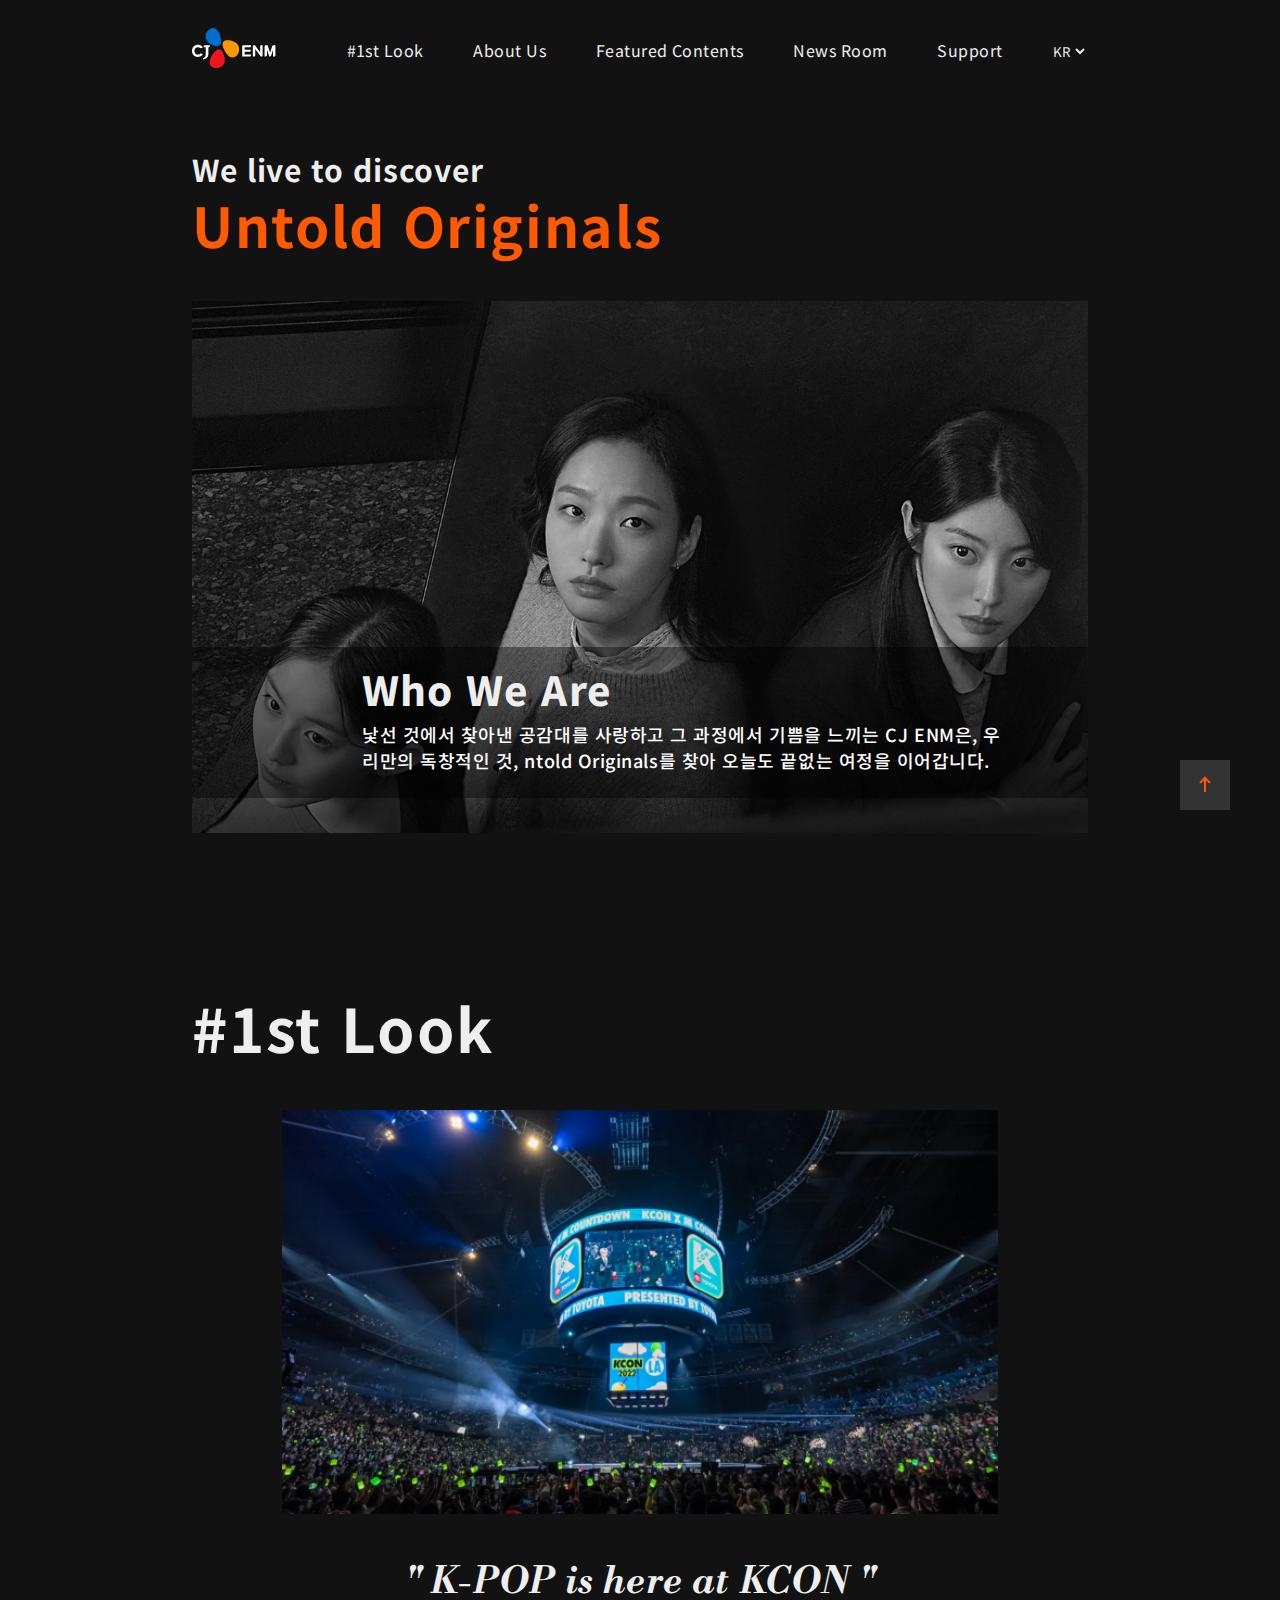
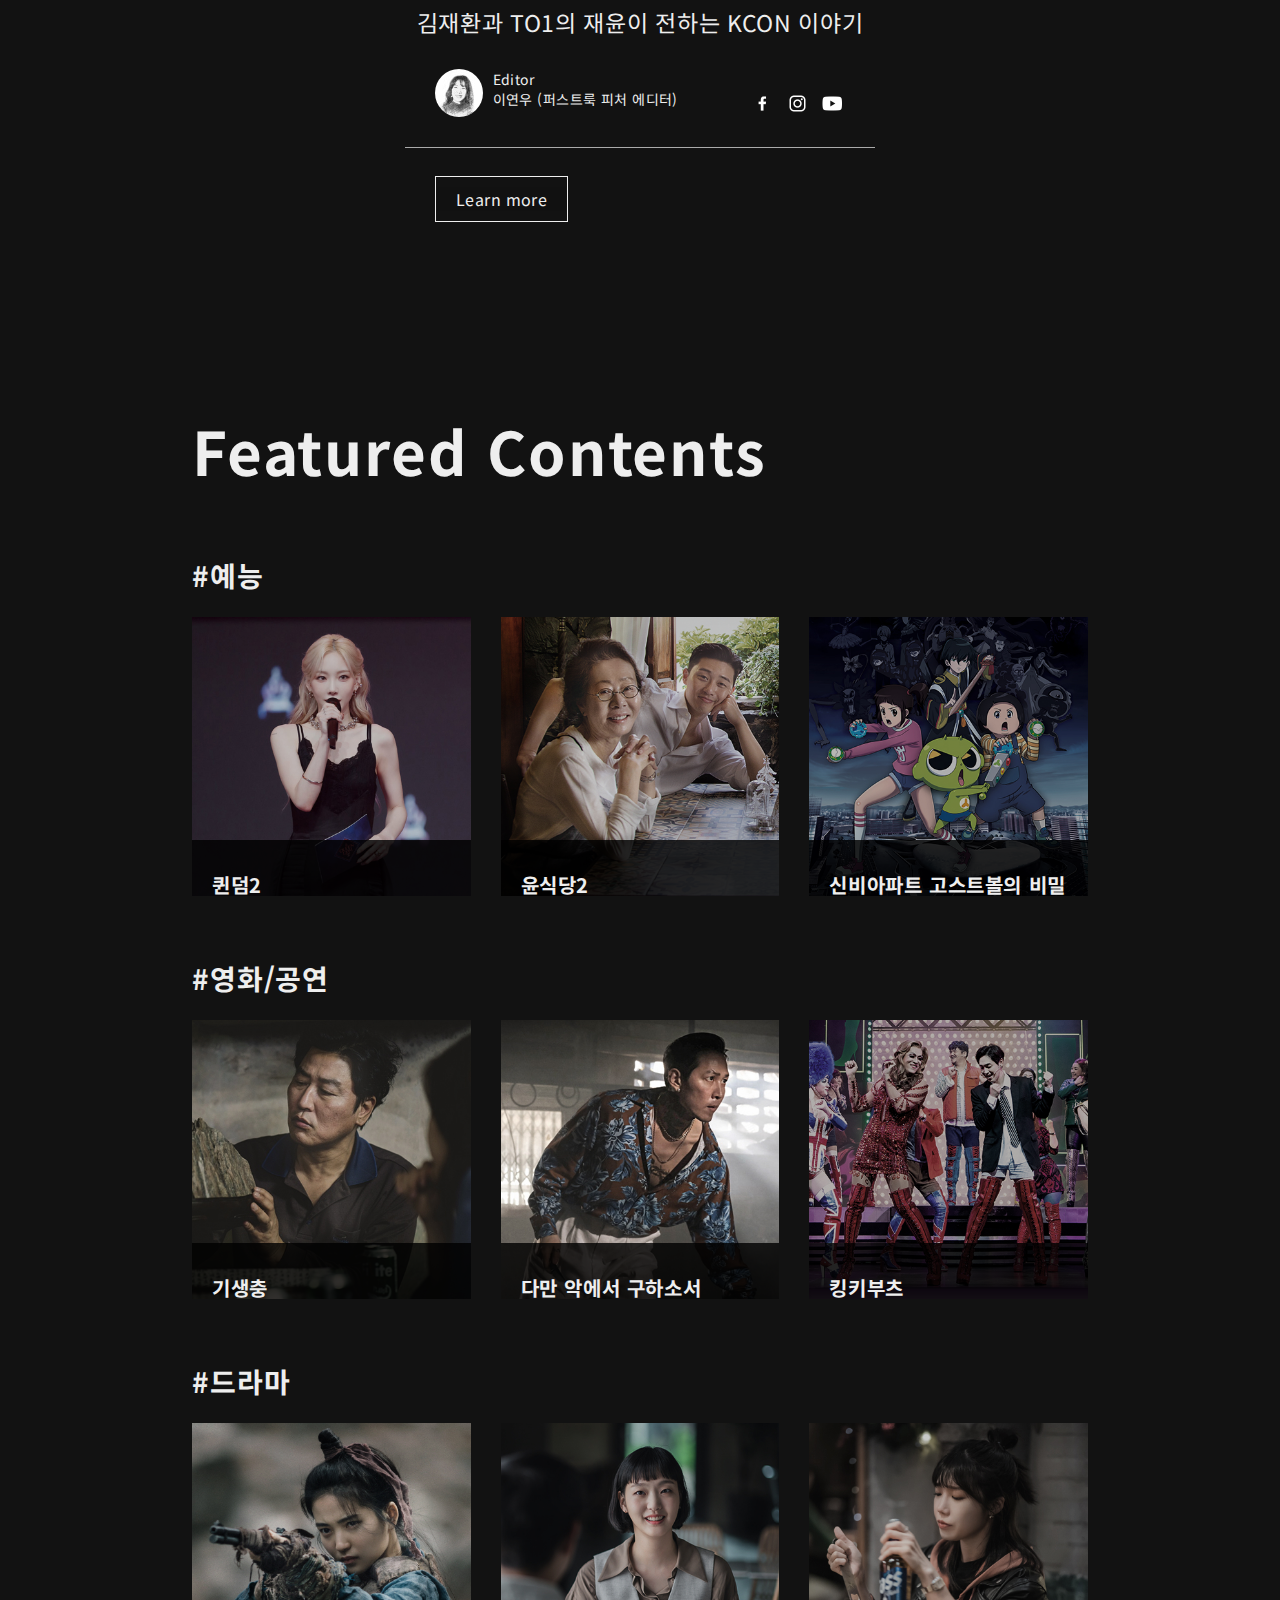
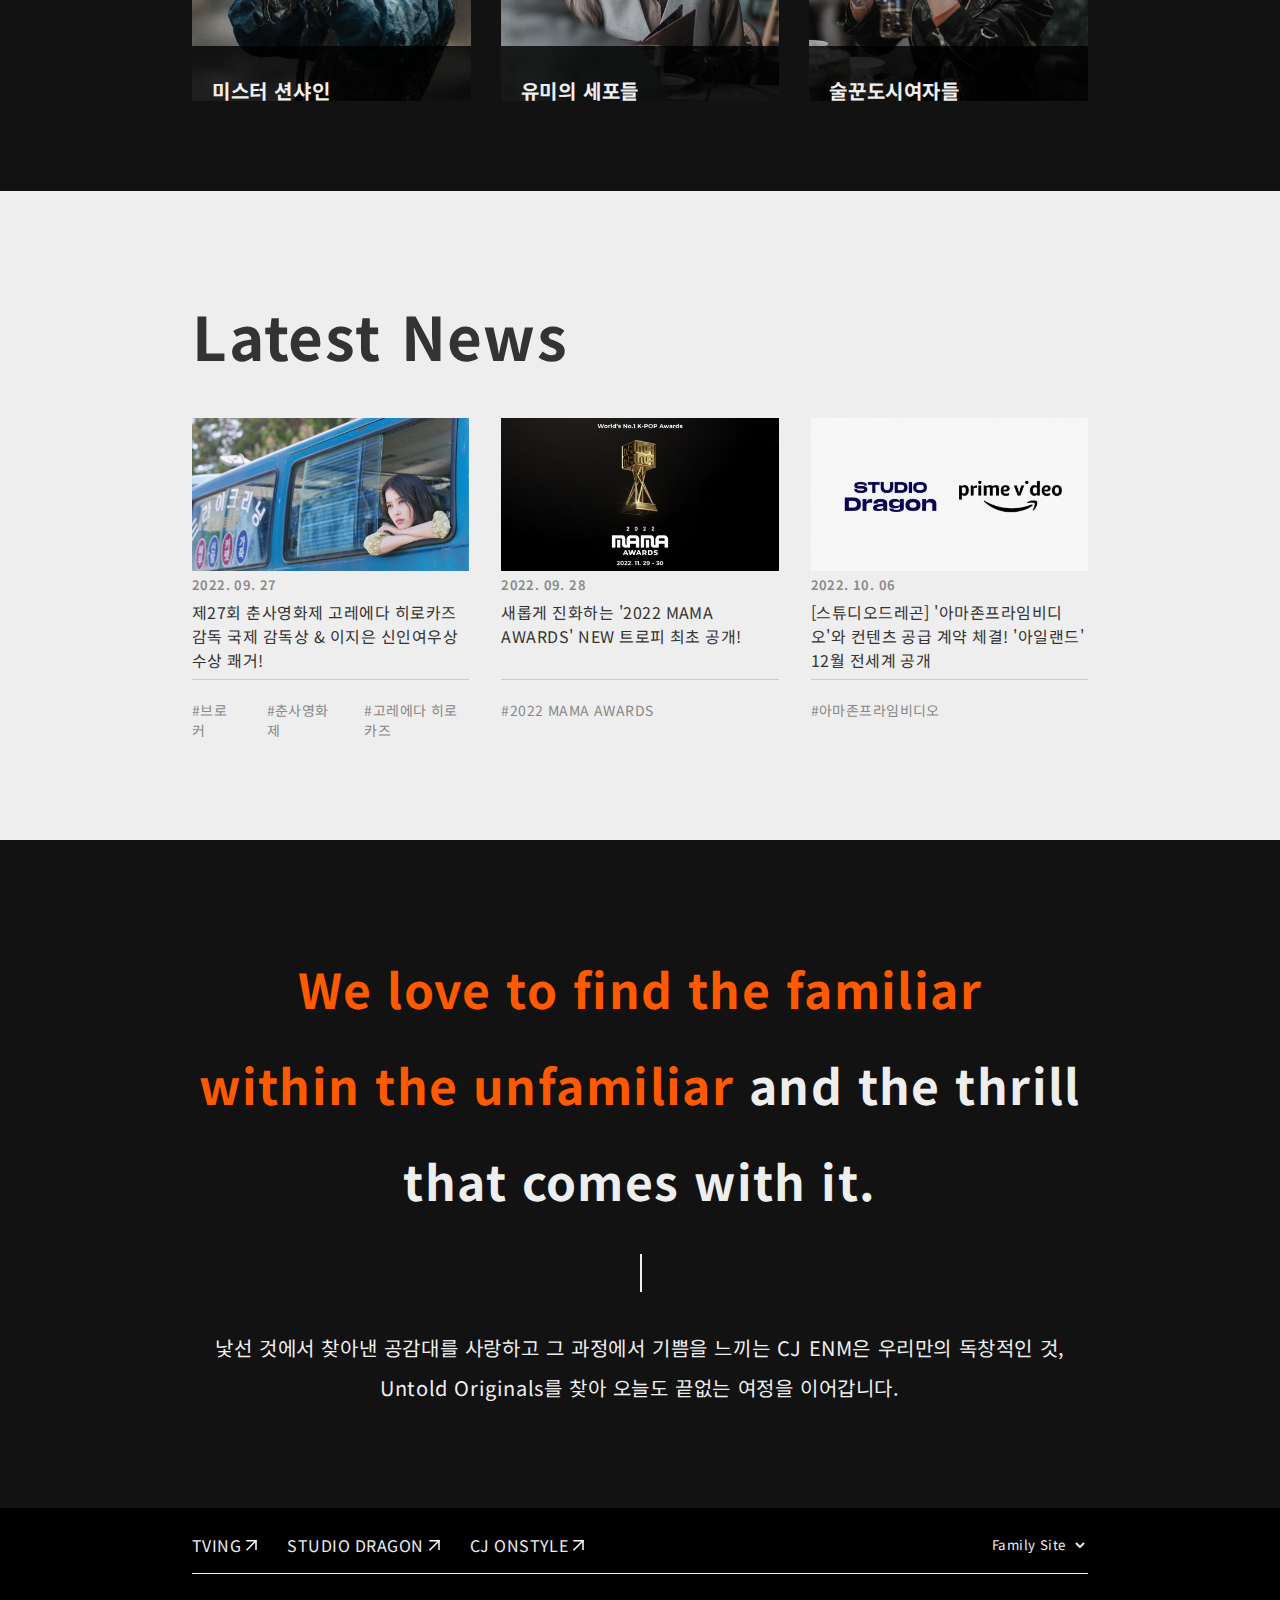
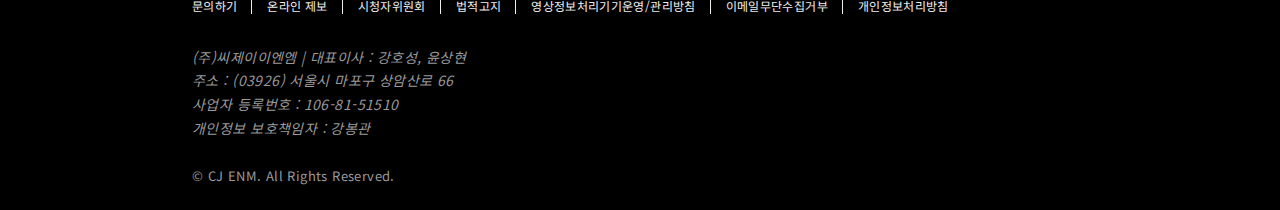
<file: index.html>
<!DOCTYPE html>
<html lang="ko">
<head>
  <meta charset="UTF-8">
  <meta http-equiv="X-UA-Compatible" content="IE=edge">
  <meta name="viewport" content="width=device-width, initial-scale=1.0">
  <title>CJ ENM ::연습</title>
  <link rel="shortcut icon" href="./img/Favicon.ico">
  <link rel="stylesheet" href="css/reset.css">
  <link rel="stylesheet" href="css/header.css">
  <link rel="stylesheet" href="css/main.css">
  <link rel="stylesheet" href="css/footer.css">
  <link rel="stylesheet" href="css/resp_index.css">
  <link href="https://fonts.googleapis.com/css2?family=Noto+Sans+KR:wght@300;400;500;700;900&display=swap" rel="stylesheet"> 
  <link href="https://fonts.googleapis.com/css2?family=Libre+Bodoni:wght@400;500;700&display=swap" rel="stylesheet">   
  <script src="https://ajax.googleapis.com/ajax/libs/jquery/3.6.0/jquery.min.js"></script>
  <script defer src="js/main.js"></script>
</head>
  <!-- header -->
  <div class="header_container">
    <header>
      <div class="header_main">
          <h1>
            <a href="index.html"><img src="img/logo.svg" alt="상단로고"></a>
          </h1>
          <button class="trigger">
            <span class="icon_bar"></span>
            <span class="icon_bar"></span>
            <span class="icon_bar"></span>
          </button>
          <div class="gnb">
            <div class="navbar">
              <ul class="navbar_gnb">
                <li>
                  <a href="look.html">#1st Look</a>                
                </li>    
                <li>
                  <a href="#">About Us</a>
                  <div class="icon"></div>
                  <ul class="sub">
                    <li>
                      <h3>Our Story</h3>
                      <ul>
                        <li><a href="#">Who We Are</a></li>
                        <li><a href="vsionary.html">Visionary</a></li>
                        <li><a href="#">Culture</a></li>
                        <li><a href="#">History</a></li>
                      </ul>
                    </li>
                    <li>
                      <h3>Business</h3>
                      <ul>
                        <li><a href="#">TV Shows</a></li>
                        <li><a href="#">Film</a></li>
                        <li><a href="#">Music</a></li>
                        <li><a href="#">Digital Business</a></li>
                        <li><a href="#">Performing Arts</a></li>
                        <li><a href="#">Animation</a></li>
                      </ul>
                    </li>
                  </ul>
                </li>
                <li>
                  <a href="#">Featured Contents</a>
                </li>
                <li>
                  <a href="#">News Room</a>
                </li>
                <li>
                  <a href="#">Support</a>
                  <div class="icon"></div>
                  <ul class="sub">
                    <li><h3>Support</h3></li>
                    <li><a href="#">FAQ</a></li>
                    <li><a href="#">Download</a></li>
                    <li><a href="#">Contact Us</a></li>
                  </ul>
                </li>
              </ul>
            </div>  
          </div>
        </div>
        <div class="global">
          <select name="" id="">
            <option value="korea">KR</option>
            <option value="english">EN</option>
          </select>
        </div>
      </div>
    </header>
    <div class="sub_shadow"> </div>
  </div>
  <!-- header// -->
  <section class="section1">
    <div class="inner50">
      <h2>
        We live to discover<br />
        <span>Untold Originals</span>
      </h2>
      <div class="content_wrap">
        <div class="content slide">
          <div class="img_wrap">
            <a href="#">
              <img src="img/main-littlewomen(1).jpg" alt="Who We Are_1">
              <img src="img/main-littlewomen-b(1).jpg" alt="Who We Are_2">
            </a>
          </div>
          <div class="section_text">
            <h3>Who We Are</h3>
            <p>
              낯선 것에서 찾아낸 공감대를 사랑하고 그 과정에서 기쁨을 느끼는 CJ ENM은, 
              우리만의 독창적인 것, ntold Originals를 찾아 오늘도 끝없는 여정을 이어갑니다.
            </p>
          </div>
        </div>
        <div class="content slide">
          <div class="img_wrap">
            <a href="#">
              <img src="img/main-music bites(2).jpg" alt="music bites_1">
              <img src="img/main-music bites-b(2).jpg" alt="music bites_2">
            </a>
          </div>
          <div class="section_text">
            <h3>TV Shows</h3>
            <p>
              CJ ENM은 대한민국 최대 콘텐츠 사업자입니다. 다양한 장르의 방송 채널을 통해 공감과 재미를 전하며 K콘텐츠로 일상의 즐거움을 만들어가고 있습니다.
            </p>
          </div>
        </div>
        <div class="content slide">
          <div class="img_wrap">
            <a href="#">
              <img src="img/main-kcon(3).jpg" alt="kcon_1">
              <img src="img/main-kcon-b(3).jpg" alt="kcon_2">
            </a>
          </div>
          <div class="section_text">
            <h3>Music</h3>
            <p>
              CJ ENM은 음악을 통해 언어, 세대, 인종을 넘어 세상을 하나로 연결합니다. 음악을 사랑하는 팬, 아티스트와 함께 편견을 깨는 
              새로움, 멈출 수 없는 열광 그리고 경쟁과 연대를 통한 성장으로 전 세계에 엠넷 유니버스를 확장해가고 있습니다.</p>
          </div>
        </div>
        <div class="content slide">
          <div class="img_wrap">
            <a href="#">
              <img src="img/main-DecisionToLeave(4).jpg" alt="DecisionToLeave_1">
              <img src="img/main-DecisionToLeave-b(4).jpg" alt="DecisionToLeave_2">
            </a>
          </div>
          <div class="section_text">
            <h3>Film</h3>
            <p>
              CJ ENM은 아카데미 4관왕에 빛나는 대한민국 대표 영화 스튜디오입니다. 메가 히트의 대명사인 천만 영화를 국내 투자∙배급사 중
              가장 많이 보유하고 있습니다. 국내외에서 수 백 편의 화제작들을 내놓을 뿐만 아니라 전 세계에서 300개가 넘는 수상 트로피를
              받으며 한국 영화의 저력을 보여주고 있습니다.
            </p>
          </div>
        </div>
      </div>
    </div>  
  </section>
  <!-- section_1// -->
  <section class="section2">
    <div class="inner100">
      <h2><a href="https://www.cjenm.com/ko/1stlook/korean-movies-decision-to-leave-and-broker-at-the-cannes/">#1st Look</a></h2>
      <div class="look_wrap">
        <img src="img/1stLook_KCON.jpg" class="look_kcon" alt="1stLook">
        <div class="section_text">
          <p>
            <strong>" K-POP is here at KCON "</strong>
            <br />김재환과 TO1의 재윤이 전하는 KCON 이야기
          </p>
          <div class="edit">
            <img src="img/edit_img.jpg" alt="에디터">
            
            <p>
              Editor<br />
              이연우 (퍼스트룩 피처 에디터)
            </p>
            <div class="sns">
              <ul>
                <li><a href="#"><img src="img/sns_facebook.png" alt="페이스북"></a></li>
                <li><a href="#"><img src="img/sns_insta.png" alt="트위터"></a></li>
                <li><a href="#"><img src="img/sns_youtube.png" alt="링크드인"></a></li>
              </ul>
            </div>
          </div>
          <div class="more">
            <button>
              <a href="https://www.cjenm.com/ko/1stlook/kcon-2022-interview-kimjaehwan-and-to1-jaeyun/">Learn more</a>
            </button>
          </div>
        </div> 
      </div>   
    </div>
  </section> 
  <!-- section_2// -->
  <section class="section3">
    <div class="inner50">
      <h2><a href="https://www.cjenm.com/ko/featured-contents/">Featured Contents</a></h2>
      <div class="featured_wrap">
        <div class="shows">
          <h3>#예능</h3>
          <ul>
            <li><a href="https://www.cjenm.com/ko/featured-contents/%ED%80%B8%EB%8D%A42/">
              <figure>
                <img src="img/featured_Queendom2_04.jpg" alt="퀸덤2">
                <div class="featured_text">
                  <h4>퀸덤2</h4>
                  <p>
                    다채로운 콘셉트 아래 K-POP 대표 걸그룹 6팀의 화려한 '레전드 무대'가 
                    쏟아지는 글로벌 동시 컴백 서바이벌 프로그램
                  </p>
                  <span>예능 | 음악,서바이벌 | 10부작 | Mnet</span>
                </div>
              </figure>
            </a></li>
            <li><a href="https://www.cjenm.com/ko/featured-contents/%EC%9C%A4%EC%8B%9D%EB%8B%B9-2/">
              <figure>
                <img src="img/featured_YoonsKitchen_03.jpg" alt="윤식당2">
                <div class="featured_text">
                  <h4>윤식당2</h4>
                  <p>
                    윤식당 1호점을 성공시키고 돌아온 윤여정 대표와 식구들, 모든 것이
                    평화로운 스페인의 섬 한편에 오픈한 윤식당 2호점 이야기
                  </p>
                  <span>예능 | 리얼리티,푸드,여행 | 11부작 | tvN</span>
                </div>  
              </figure>
            </a></li>
            <li><a href="https://www.cjenm.com/ko/featured-contents/%EC%8B%A0%EB%B9%84%EC%95%84%ED%8C%8C%ED%8A%B8-%EA%B3%A0%EC%8A%A4%ED%8A%B8%EB%B3%BC%EC%9D%98-%EB%B9%84%EB%B0%80/">
              <figure>
                <img src="img/featured_SHINBIsHAUNTED_House_12.jpg" alt="신비아파트">
                <div class="featured_text">
                  <h4>신비아파트 고스트볼의 비밀</h4>
                  <p>
                    귀신이 출발하는 장소로 유명한 신비 아파트! 그것도 444호에 이사를 오게
                    된 하리네 가족. 이사 첫날부터 자꾸만 이상한 일들에 휩싸이게 된다
                  </p>
                  <span>예능 | 애니메이션 | 24부작 | Tooniverse</span>
                </div>  
              </figure>
            </a></li>
          </ul>
        </div>
        <div class="movies">
          <h3>#영화/공연</h3>
          <ul>
            <li><a href="https://www.cjenm.com/ko/featured-contents/%EA%B8%B0%EC%83%9D%EC%B6%A9/">
              <figure>
                <img src="img/featured_PARASITE_05.jpg" alt="기생충">
                <div class="featured_text">
                  <h4>기생충</h4>
                  <p>
                    "아들아, 너는 다 계획이 있구나" 전원 무직인 네 식구. 어쩌다 발들인
                    부잣집이 밥줄이 되어줄까? 완벽했던 계획이 뒤틀리며 시작되는 가족 희비극
                  </p>
                  <span>영화 | 드라마 | 131분</span>
                </div>  
              </figure>
            </a></li>
            <li><a href="https://www.cjenm.com/ko/featured-contents/%EB%8B%A4%EB%A7%8C-%EC%95%85%EC%97%90%EC%84%9C-%EA%B5%AC%ED%95%98%EC%86%8C%EC%84%9C/">
              <figure>
                <img src="img/featured_DELIVER_US_FROM_EVIL_01.jpg" alt="다만악에서구하소서">
                <div class="featured_text">
                  <h4>다만 악에서 구하소서</h4>
                  <p>처절한 암살자 VS 무자비한 추격자, 악의 구렁텅이 속 지옥에서
                    멈출 수 없는 두 나자의 지독한 추격이 시작된다
                  </p>
                  <span>영화 | 범죄,액션 | 108분</span>
                </div>  
              </figure>
            </a></li>
            <li><a href="https://www.cjenm.com/ko/featured-contents/%ED%82%B9%ED%82%A4%EB%B6%80%EC%B8%A0/">
              <figure>
                <img src="img/featured_KinkyBoots_11.jpg" alt="킹키부츠">
                <div class="featured_text">
                  <h4>킹키부츠</h4>
                  <p>전혀 다른 두 남자의 환상적인 팀워크! 다시 한번 성공을 꿈꾸는 두 남자가 함께 
                    완성한 구두공장의 속 삶에 대한 갈망을 그린 이야기
                  </p>
                  <span>뮤지컬 | 155분</span>
                </div>  
              </figure>  
            </a></li>
          </ul>
        </div>
        <div class="drama">
          <h3>#드라마</h3>
          <ul>
            <li><a href="https://www.cjenm.com/ko/featured-contents/%EB%AF%B8%EC%8A%A4%ED%84%B0-%EC%85%98%EC%83%A4%EC%9D%B8/">
              <figure>
                <img src="img/featured_MrSunshine_02.jpg" alt="미스터선샤인">
                <div class="featured_text">
                  <h4>미스터 션샤인</h4>
                  <p>천민이란 신분에 쫒겨 자신을 버린 조국 조선을 떠났던 남자가 미군장교가 되어
                    돌아와 주둔하며 운명처럼 한 여자를 만나 벌어지는 쓸쓸하고 장엄한 모던 러브 스토리<br />
                  </p>
                  <span>드라마 | 시대극,로맨스 | 24부작 | tvN</span>
                </div>  
              </figure>
            </a></li>
            <li><a href="https://www.cjenm.com/ko/featured-contents/%EC%9C%A0%EB%AF%B8%EC%9D%98-%EC%84%B8%ED%8F%AC%EB%93%A4/">
              <figure>
                <img src="img/featured_YumisCells_07.jpg" alt="유미의세포들">
                <div class="featured_text">
                  <h4>유미의 세포들</h4>
                  <p>세포와 호르몬의 지배에서 벗어날 수 없는 인간 존재에 대한 유쾌한 통찰로, 세포들과 함께 
                    먹고 사랑하고 성장하는 '유미의 이야기를 그린 세포 자극 공감 로맨스<br />
                  </p>
                  <span>드라마 | 로맨스,드라마 | 14부작 | TVING</span>
                </div>
              </figure>
            </a></li>
            <li><a href="https://www.cjenm.com/ko/featured-contents/%EC%88%A0%EA%BE%BC%EB%8F%84%EC%8B%9C%EC%97%AC%EC%9E%90%EB%93%A4/">
              <figure>
                <img src="img/featured_Work-Later-Drink-Now.jpg" alt="술꾼도시여자들">
                <div class="featured_text">
                  <h4>술꾼도시여자들</h4>
                  <p>당신의 오늘 하루는 어땠나요? 하루 끝의 술 한잔이 인생의 신념인 세 여자의
                    일상을 그린 본격 기승전 "술" 드라마<br />
                  </p>
                  <span>드라마 | 코미디,드라마 | 12부작 | TVING</span>
                </div>
              </figure>
            </a></li>
          </ul>
        </div>
      </div>
    </div>  
  </section> 
  <!-- section_3// -->
  <section class="section4">
    <div class="inner100">
      <h2><a href="https://www.cjenm.com/ko/news/filter/">Latest News</a></h2>
      <div class="news_wrap">
        <div class="news_cont">
          <ul>
            <li>
              <a href="https://www.cjenm.com/ko/news/제27회-춘사영화제-고레에다-히로카즈-감독-국제-감독상-and-이지은-신인여우상-수상-쾌거/">
                <figure>
                  <img src="img/news_broker_1.jpg" alt="영화 브로커">
                </figure>  
                <div class="news_text">
                  <span>2022. 09. 27</span>
                  <p>제27회 춘사영화제 고레에다 히로카즈 감독
                    국제 감독상 & 이지은 신인여우상 수상 쾌거!</p>
                </div>
              </a>  
              <div class="news_tag">
                <ul>
                  <li><a href="https://www.cjenm.com/ko/news/filter/?360=hashTagSeq%3D819%26hashTagNm%3D%25EB%25B8%258C%25EB%25A1%259C%25EC%25BB%25A4">#브로커</a></li>
                  <li><a href="https://www.cjenm.com/ko/news/filter/?360=hashTagSeq%3D913%26hashTagNm%3D%25EC%25B6%2598%25EC%2582%25AC%25EC%2598%2581%25ED%2599%2594%25EC%25A0%259C">#춘사영화제</a></li>
                  <li><a href="https://www.cjenm.com/ko/news/filter/?360=hashTagSeq%3D928%26hashTagNm%3D%25EA%25B3%25A0%25EB%25A0%2588%25EC%2597%2590%25EB%258B%25A4%25ED%259E%2588%25EB%25A1%259C%25EC%25B9%25B4%25EC%25A6%2588">#고레에다 히로카즈</a></li>
                </ul>      
              </div>
            </li>    
            <li>
              <a href="https://www.cjenm.com/ko/news/새롭게-진화하는-2022-mama-awards--new-트로피-최초-공개/">
                <figure>
                  <img src="img/news_mama_2.jpg" alt="mama awards">
                </figure>
                <div class="news_text">
                  <span>2022. 09. 28</span>
                  <p>새롭게 진화하는 '2022 MAMA AWARDS' NEW 트로피 최초 공개!</p>
                </div>
              </a>  
              <div class="news_tag">
                <ul>
                  <li><a href="https://www.cjenm.com/ko/news/filter/?360=hashTagSeq%3D927%26hashTagNm%3D2022MAMAAWARDS">#2022 MAMA AWARDS</a></li>
                </ul>
              </div>
            </li>
            <li>
              <a href="https://www.cjenm.com/ko/news/%EC%8A%A4%ED%8A%9C%EB%94%94%EC%98%A4%EB%93%9C%EB%9E%98%EA%B3%A4-%EC%95%84%EB%A7%88%EC%A1%B4%ED%94%84%EB%9D%BC%EC%9E%84%EB%B9%84%EB%94%94%EC%98%A4%EC%99%80-%EC%BB%A8%ED%85%90%EC%B8%A0-%EA%B3%B5%EA%B8%89-%EA%B3%84%EC%95%BD-%EC%B2%B4%EA%B2%B0-%EC%95%84%EC%9D%BC%EB%9E%9C%EB%93%9C-12%EC%9B%94-%EC%A0%84%EC%84%B8%EA%B3%84-%EA%B3%B5%EA%B0%9C/">
                <figure>
                  <img src="img/news_studio_3.jpg" alt="스튜디오드레곤">
                </figure>
                <div class="news_text">
                  <span>2022. 10. 06</span>
                  <p>[스튜디오드레곤] '아마존프라임비디오'와 컨텐츠 공급 계약 체결!
                    '아일랜드' 12월 전세계 공개</p>
                </div>    
              </a>      
              <div class="news_tag">
                <ul>
                  <li><a href="https://www.cjenm.com/ko/news/%EC%8A%A4%ED%8A%9C%EB%94%94%EC%98%A4%EB%93%9C%EB%9E%98%EA%B3%A4-%EC%95%84%EB%A7%88%EC%A1%B4%ED%94%84%EB%9D%BC%EC%9E%84%EB%B9%84%EB%94%94%EC%98%A4%EC%99%80-%EC%BB%A8%ED%85%90%EC%B8%A0-%EA%B3%B5%EA%B8%89-%EA%B3%84%EC%95%BD-%EC%B2%B4%EA%B2%B0-%EC%95%84%EC%9D%BC%EB%9E%9C%EB%93%9C-12%EC%9B%94-%EC%A0%84%EC%84%B8%EA%B3%84-%EA%B3%B5%EA%B0%9C/">#아마존프라임비디오</a></li>
                </ul>
              </div>
            </li>
          </ul>
        </div>    
      </div>
    </div>
  </section>
  <aside id="quick">
    <span>
      <a class="top" href="index.html">맨위로 가기</a>
    </span>
  </aside>  
  <!-- section_4// -->
  <div class="footer">
    <div class="footer_text inner100">
      <h3>
        <span>We love to find the familiar <br />
        within the unfamiliar</span> and the thrill <br />
        that comes with it.
      </h3>
      <p>
        낯선 것에서 찾아낸 공감대를 사랑하고 그 과정에서 기쁨을 느끼는 CJ ENM은 우리만의 독창적인 것,
        <br /> Untold Originals를 찾아 오늘도 끝없는 여정을 이어갑니다.
      </p>
    </div>
    <div class="footer_bg">
      <div class="footer_wrap inner50">
        <div class="enb">
          <ul>
            <li><a href="https://www.tving.com/onboarding">TVING<img src="img/cross_arrow_w.png" alt="티빙 바로가기"></a></li>
            <li><a href="http://www.studiodragon.net/front/kr/main/main;jsessionid=0AA0ABD945141260BF504E1185ADBA53/">STUDIO DRAGON<img src="img/cross_arrow_w.png" alt="스튜디오드레곤 바로가기"></a></li>
            <li><a href="https://company.cjonstyle.com/">CJ ONSTYLE<img src="img/cross_arrow_w.png" alt="씨제이온스타일 바로가기"></a></li>
          </ul>
          <select name="Family Site" id="family_site">
            <option value="#">Family Site</option>
            <option value="#">물류 & 신유통</option>
            <option value="#">CJ대한통운</option>
            <option value="#">CJ대한통운 건설부문</option>
            <option value="#">CJ올리브영</option>
            <option value="#">엔터테인먼트 & 미디어</option>
            <option value="#">CJ ENM 엔터테인먼트부문</option>
            <option value="#">엔터테인먼트 & 미디어</option>
            <option value="#">TVING</option>
            <option value="#">CJ CGV</option>
          </select>
        </div>
        <div class="info">
          <ul>
            <li><a href="https://www.cjenm.com/ko/contact-us/">문의하기</a></li>
            <li><a href="https://ethics.cj.net/whistles/information?cpc=J10BA&">온라인 제보</a></li>
            <li><a href="https://www.cjenm.com/ko/compliance/audience/">시청자위원회</a></li>
            <li><a href="https://www.cjenm.com/ko/legal-notice-and-disclaimer/">법적고지</a></li>
            <li><a href="https://www.cjenm.com/ko/image-information-processing-equipment-operation-and-management-policy/">영상정보처리기기운영/관리방침</a></li>
            <li><a href="https://www.cjenm.com/ko/prohibition-of-unauthorized-collection-of-email-addresses/">이메일무단수집거부</a></li>
            <li><a href="https://www.cjenm.com/ko/privacy-policy/">개인정보처리방침</a></li>
          </ul>
        </div>
        <div class="address">
          <address>
            (주)씨제이이엔엠 | 대표이사 : 강호성, 윤상현<br />
            주소 : (03926) 서울시 마포구 상암산로 66<br />
            사업자 등록번호 : 106-81-51510<br /> 
            개인정보 보호책임자 : 강봉관
          </address>
          <p>© CJ ENM. All Rights Reserved.</p>
        </div>
      </div>
    </div>
  </div>
  <!-- footer// -->
</body>
</html>
</file>
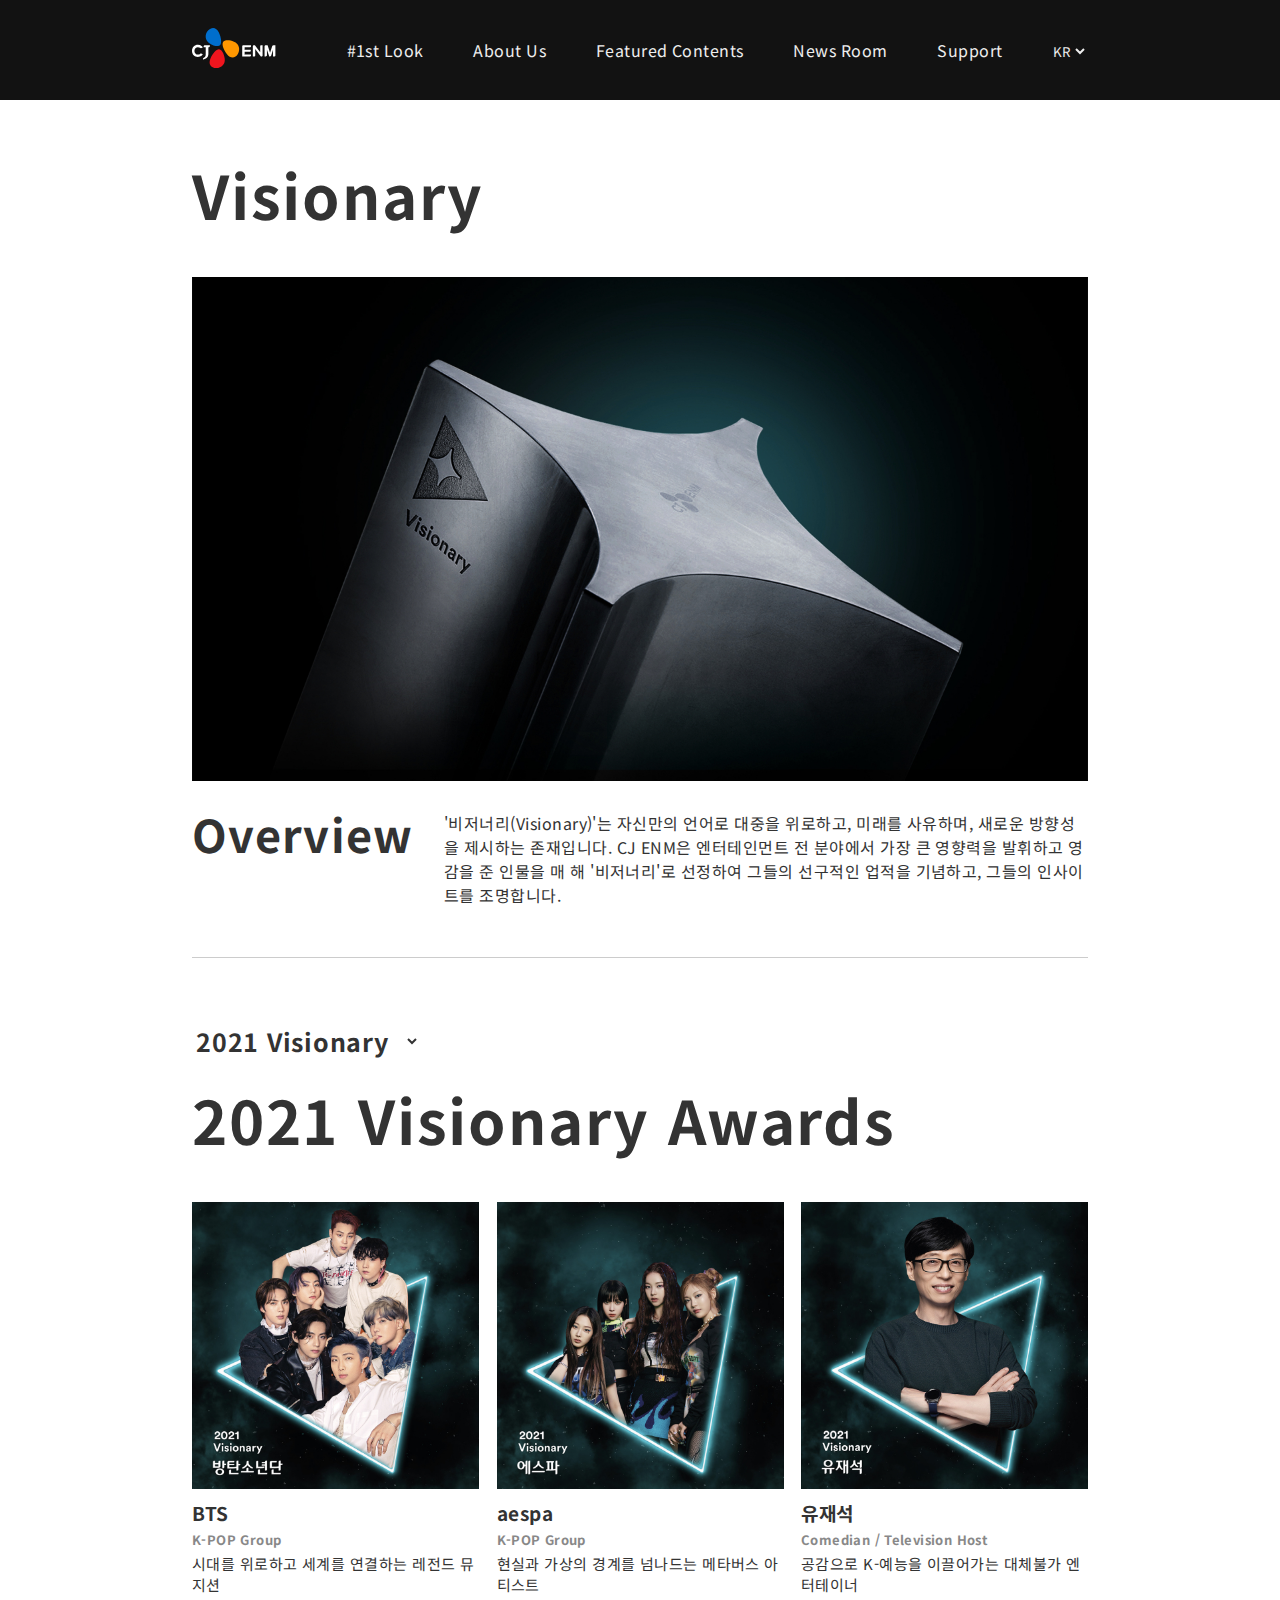
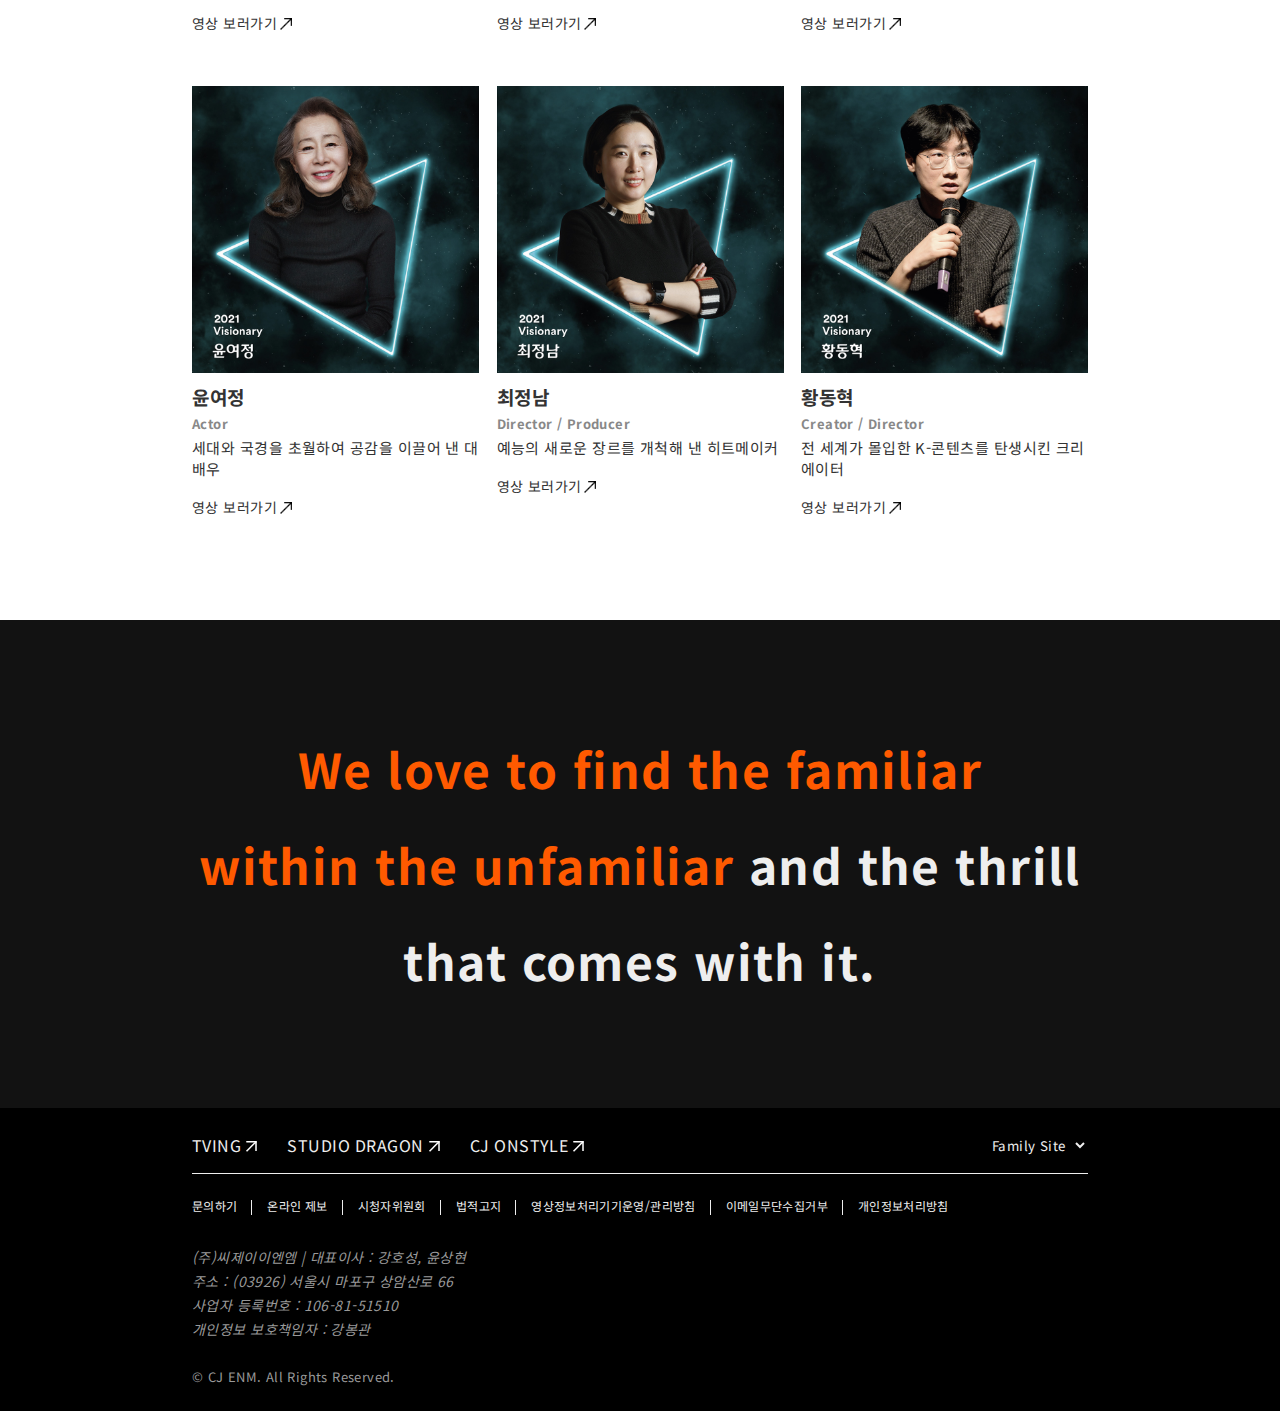
<file: vsionary.html>
<!DOCTYPE html>
<html lang="ko">
<head>
  <meta charset="UTF-8">
  <meta http-equiv="X-UA-Compatible" content="IE=edge">
  <meta name="viewport" content="width=device-width, initial-scale=1.0">
  <title>CJ ENM ::Visionary 연습</title>
  <link rel="shortcut icon" href="./img/Favicon.ico">
  <link rel="stylesheet" href="css/reset.css">
  <link rel="stylesheet" href="css/header.css">
  <link rel="stylesheet" href="css/main.css">
  <link rel="stylesheet" href="css/visionary.css">
  <link rel="stylesheet" href="css/footer.css">
  <link rel="stylesheet" href="css/resp_index.css">
  <link rel="stylesheet" href="css/resp_vision.css">
  <link href="https://fonts.googleapis.com/css2?family=Noto+Sans+KR:wght@300;400;500;700;900&display=swap" rel="stylesheet"> 
  <link href="https://fonts.googleapis.com/css2?family=Libre+Bodoni:wght@400;500;700&display=swap" rel="stylesheet">   
  <script src="https://ajax.googleapis.com/ajax/libs/jquery/3.6.0/jquery.min.js"></script>
  <script defer src="js/main.js"></script>
</head>
  <!-- header -->
  <div class="header_container">
    <header>
      <div class="header_main">
          <h1>
            <a href="index.html"><img src="img/logo.svg" alt="상단로고"></a>
          </h1>
          <button class="trigger">
            <span class="icon_bar"></span>
            <span class="icon_bar"></span>
            <span class="icon_bar"></span>
          </button>
          <div class="gnb">
            <div class="navbar">
              <ul class="navbar_gnb">
                <li>
                  <a href="look.html">#1st Look</a>                
                </li>    
                <li>
                  <a href="#">About Us</a>
                  <div class="icon"></div>
                  <ul class="sub">
                    <li>
                      <h3>Our Story</h3>
                      <ul>
                        <li><a href="#">Who We Are</a></li>
                        <li><a href="vsionary.html">Visionary</a></li>
                        <li><a href="#">Culture</a></li>
                        <li><a href="#">History</a></li>
                      </ul>
                    </li>
                    <li>
                      <h3>Business</h3>
                      <ul>
                        <li><a href="#">TV Shows</a></li>
                        <li><a href="#">Film</a></li>
                        <li><a href="#">Music</a></li>
                        <li><a href="#">Digital Business</a></li>
                        <li><a href="#">Performing Arts</a></li>
                        <li><a href="#">Animation</a></li>
                      </ul>
                    </li>
                  </ul>
                </li>
                <li>
                  <a href="#">Featured Contents</a>
                </li>
                <li>
                  <a href="#">News Room</a>
                </li>
                <li>
                  <a href="#">Support</a>
                  <div class="icon"></div>
                  <ul class="sub">
                    <li><h3>Support</h3></li>
                    <li><a href="#">FAQ</a></li>
                    <li><a href="#">Download</a></li>
                    <li><a href="#">Contact Us</a></li>
                  </ul>
                </li>
              </ul>
            </div>  
          </div>
        </div>
        <div class="global">
          <select name="" id="">
            <option value="korea">KR</option>
            <option value="english">EN</option>
          </select>
        </div>
      </div>
    </header>
    <div class="sub_shadow"> </div>
  </div>
  <!-- header// -->
  <section class="vision">
    <div class="over_view inner50">
      <h2>Visionary</h2>
      <div class="over_cont">
        <img src="img/visionary.jpg" alt="유튜브 연결">
        <div class="vision_title">
          <h3>Overview</h3>
          <p>
            '비저너리(Visionary)'는 자신만의 언어로 대중을 위로하고, 미래를 사유하며, 새로운 방향성을 제시하는 존재입니다. CJ ENM은 엔터테인먼트 전 분야에서 가장 큰 영향력을 발휘하고 영감을 준 인물을 매 해 '비저너리'로 선정하여 그들의 선구적인 업적을 기념하고, 그들의 인사이트를 조명합니다.
          </p>
        </div>  
      </div>
    </div>  
    <div class="awards inner50"> 
      <div class="select_value">
        <select name="" id="">
          <option value="2021">2021 Visionary</option>
          <option value="2020">2020 Visionary</option>
        </select>
      </div>
      <div class="awards_wrap">
        <div class="awards_cont">
          <h2>2021 Visionary Awards</h2>
          <ul>
            <li>
              <figure>
                <img src="img/visionary-2021-BTS.jpg" alt="방탄소년단">
              </figure>
              <div class="awards_text">
                <h4>BTS</h4>
                <span>K-POP Group</span>
                <p>
                  시대를 위로하고 세계를 연결하는 레전드 뮤지션
                </p>
                <a href="">영상 보러가기<img src="img/cross_arrow.png" alt="영상 보러가기"></a>
              </div>
            </li>
            <li>
              <figure>
                <img src="img/visionary-2021-aespa.jpg" alt="에스파">
              </figure>
              <div class="awards_text">
                <h4>aespa</h4>
                <span>K-POP Group</span>
                <p>
                  현실과 가상의 경계를 넘나드는 메타버스 아티스트
                </p>
                <a href="">영상 보러가기<img src="img/cross_arrow.png" alt="영상 보러가기"></a>
              </div>  
            </li>
            <li>
              <figure>
                <img src="img/visionary-2021-Yoo-Jaesuk.jpg" alt="유재석">
              </figure>
              <div class="awards_text">
                <h4>유재석</h4>
                <span>Comedian / Television Host</span>
                <p>
                  공감으로 K-예능을 이끌어가는 대체불가 엔터테이너
                </p>
                <a href="">영상 보러가기<img src="img/cross_arrow.png" alt="영상 보러가기"></a>
              </div>  
            </li>
            <li>
              <figure>
                <img src="img/visionary-2021-Yoon-Yeojeong.jpg" alt="윤여정">
              </figure>
              <div class="awards_text">
                <h4>윤여정</h4>
                <span>Actor</span>
                <p>
                  세대와 국경을 초월하여 공감을 이끌어 낸 대배우
                </p>
                <a href="">영상 보러가기<img src="img/cross_arrow.png" alt="영상 보러가기"></a>
              </div>  
            </li>
            <li>
              <figure>
                <img src="img/visionary-2021-Choi-Jeongnam.jpg" alt="최정남">
              </figure>
              <div class="awards_text">
                <h4>최정남</h4>
                <span>Director / Producer</span>
                <p>
                  예능의 새로운 장르를 개척해 낸 히트메이커
                </p>
                <a href="">영상 보러가기<img src="img/cross_arrow.png" alt="영상 보러가기"></a>
              </div>  
            </li>
            <li>
              <figure>
                <img src="img/visionary-2021-Hwang-Donghyeok.jpg" alt="황동혁">
              </figure>
              <div class="awards_text">
                <h4>황동혁</h4>
                <span>Creator / Director </span>
                <p>
                  전 세계가 몰입한 K-콘텐츠를 탄생시킨 크리에이터
                </p>
                <a href="">영상 보러가기<img src="img/cross_arrow.png" alt="영상 보러가기"></a>
              </div>  
            </li>
          </ul>
        </div>
      </div> 
    </div>  
  </section> 
  <!-- section_3// -->
  <div class="footer">
    <div class="footer_text inner100">
      <h3>
        <span>We love to find the familiar <br />
        within the unfamiliar</span> and the thrill <br />
        that comes with it.
      </h3>
    </div>
    <div class="footer_bg">
      <div class="footer_wrap inner50">
        <div class="enb">
          <ul>
            <li><a href="https://www.tving.com/onboarding">TVING<img src="img/cross_arrow_w.png" alt="티빙 바로가기"></a></li>
            <li><a href="http://www.studiodragon.net/front/kr/main/main;jsessionid=0AA0ABD945141260BF504E1185ADBA53/">STUDIO DRAGON<img src="img/cross_arrow_w.png" alt="스튜디오드레곤 바로가기"></a></li>
            <li><a href="https://company.cjonstyle.com/">CJ ONSTYLE<img src="img/cross_arrow_w.png" alt="씨제이온스타일 바로가기"></a></li>
          </ul>
          <select name="Family Site" id="family_site">
            <option value="#">Family Site</option>
            <option value="#">물류 & 신유통</option>
            <option value="#">CJ대한통운</option>
            <option value="#">CJ대한통운 건설부문</option>
            <option value="#">CJ올리브영</option>
            <option value="#">엔터테인먼트 & 미디어</option>
            <option value="#">CJ ENM 엔터테인먼트부문</option>
            <option value="#">엔터테인먼트 & 미디어</option>
            <option value="#">TVING</option>
            <option value="#">CJ CGV</option>
          </select>
        </div>
        <div class="info">
          <ul>
            <li><a href="https://www.cjenm.com/ko/contact-us/">문의하기</a></li>
            <li><a href="https://ethics.cj.net/whistles/information?cpc=J10BA&">온라인 제보</a></li>
            <li><a href="https://www.cjenm.com/ko/compliance/audience/">시청자위원회</a></li>
            <li><a href="https://www.cjenm.com/ko/legal-notice-and-disclaimer/">법적고지</a></li>
            <li><a href="https://www.cjenm.com/ko/image-information-processing-equipment-operation-and-management-policy/">영상정보처리기기운영/관리방침</a></li>
            <li><a href="https://www.cjenm.com/ko/prohibition-of-unauthorized-collection-of-email-addresses/">이메일무단수집거부</a></li>
            <li><a href="https://www.cjenm.com/ko/privacy-policy/">개인정보처리방침</a></li>
          </ul>
        </div>
        <div class="address">
          <address>
            (주)씨제이이엔엠 | 대표이사 : 강호성, 윤상현<br />
            주소 : (03926) 서울시 마포구 상암산로 66<br />
            사업자 등록번호 : 106-81-51510<br /> 
            개인정보 보호책임자 : 강봉관
          </address>
          <p>© CJ ENM. All Rights Reserved.</p>
        </div>
      </div>
    </div>
  </div>
  <!-- footer// -->
</body>
</html>
</file>
<file: css/header.css>
/** header **/
.header_container {
   position: fixed;
   top: 0;
   left: 0;
   width: 100%;
   height: 100px;
   z-index: 999;
   background: #121212;
}
header {
   width: 70%;
   margin: auto;
}
.header_main {
}
header h1 {
   float: left;
   margin-top: 20px;
}
header h1 a {
   display: block;
}
.trigger {
   display: none;
}
.trigger .icon_bar {
    
}
.gnb {
    
}
.navbar {

}
ul.navbar_gnb {
    text-align: center;
}
.navbar_gnb > li {
    display: inline-block;
}
.navbar_gnb > li > a {
    display: block;
    line-height: 100px;
    padding: 0 30px 0 15px;
}
.navbar_gnb > li > a:hover {
    color: #ff5a00;
}
.sub {
    position: absolute;
    top: 100px;
    z-index: 200;
    display: none;
}
.sub h3 {
    padding: 10px 30px 0 10px;
    display: inline-block;
}
.sub a{
    display: block;
    text-align: left;
    padding: 10px 30px 0 15px;
    color: #fff;
    font-weight: 300;
}
.sub a:hover {
    color: #ff5a00;
}
.sub_shadow {
    position: fixed;
    top: 100px;
    left: 0;
    width: 100%;
    height: 550px;
    background: #1a1a1a;
    z-index: 100;
    display: none;
}
@media(max-width:1169px) {
    header {
        width: auto;
        margin: 0 10px;
        position: relative;
    }
    header h1 {
        margin-left: 10px;
    }
    .global {
        display: none;
    }
    .trigger {
        position: relative;
        display: block;
        float: right;
        margin : 40px 20px 0 0;
        width: 22px;
        height: 22px;
        background: transparent;
        cursor: pointer;
        border: none;
    }
    .trigger .icon_bar {
        left: 0;
        width: 22px;
        height: 2px;
        border-radius: 1px;
        background: #eee;
        position: absolute;
        transition: .6s;
    }
    .trigger .icon_bar:nth-child(1) {
        top: 3px;
    }
    .trigger .icon_bar:nth-child(2) {
        top: calc(50% - 1px);    
    }
    .trigger .icon_bar:nth-child(3) {
        bottom: 3px;
    }
    .trigger.open .icon_bar:nth-child(1) {
        transform: rotate(45deg);
        margin-top: 6px;
    }
    .trigger.open .icon_bar:nth-child(2) {
        width: 0;  
    }
    .trigger.open .icon_bar:nth-child(3) {
        transform: rotate(-45deg);
        margin-bottom: 8px;
    }
    .gnb {
        position: fixed;
        top: 20px;
        right: -300px;
        bottom: 0;
        width: 300px;
        background: #121212;    
    }
    .navbar {
        padding-bottom: 100px;
    }
    ul.navbar_gnb {
        margin-left: 0;
        text-align: left;
    }
    .navbar_gnb > li {
        display: block;
        position: relative;
    }
    .navbar_gnb > li > a {
        line-height: 60px;
        color: #eee;
    }
    .sub {
        position: relative;
        top: 0;
        background: #1a1a1a;
        padding-bottom: 15px;
    }
    .sub br {
        display: none;
    }
    .icon {
        position: absolute;
        top: 25px;
        right: 10px;
        width: 14px;
        height: 14px;
        transition: .5s;
    }
    .icon::before {
    content: "";
    width: 8px;
    height: 8px;
    border: 2px solid #eee;
    border-bottom-color: rgb(255, 255, 255);
    border-bottom-style: solid;
    border-bottom-width: 2px;
    border-left-color: rgb(255, 255, 255);
    border-left-style: solid;
    border-left-width: 2px;
    display: block;
    border-top: transparent;
    border-left: transparent;
    transform: rotate(45deg);
    }
    .icon::after{
    }
    .navbar_gnb >li.on .icon {
        transform: rotate(180deg);
    }
    .navbar_gnb > li.on .icon::before, 
    .navbar_gnb > li.on .icon::after {
    }

    .navbar_gnb > li.on > a {
        color: #ff5a00;
    }
} 
.global {
    position: absolute;
    top: 0;
    right: 15%;
    line-height: 100px;
}
.global select{
    background: #121212;
    border: none;
}
</file>
<file: css/main.css>
@charset "UTF-8";

/** section_1 **/
.section1 {
  padding-top: 100px;
}
.section1 h2 {
  font-size: 30px;
  line-height: 1.3;
  display: block;
  animation-name: h2up;
  animation-duration: 1.5s;
  animation-fill-mode: forwards;
  animation-direction: reverse;
  animation-timing-function: ease-out;
}
@keyframes h2up{
  0%{
    transform: translateY(0);
    opacity: 1;
  }
  100%{
    transform: translateY(100%);
    opacity: 0.4;
  }
}
.section1 h2 span {
  color: #ff5a00;
  font-size: 55px;
}
.section1 .content_wrap {
  display: flex;
  gap: 45px;
  overflow: hidden;
}
.section1 .content_wrap .content {
  position: relative;
}
.section1 .content_wrap .content .img_wrap {
  width: 1330px;
}
.section1 .content_wrap .content .img_wrap a {
  display: inline-block;
}
.section1 .content_wrap .content .img_wrap img {
  
}
.section1 .content_wrap .content .img_wrap img:nth-of-type(2) {
  position: absolute;
  top: 0;
  left: 0;
}
.section1 .content_wrap .content .img_wrap img:nth-of-type(2):hover {
  display: none;
}
.section1 .content_wrap .content .section_text {
  position: absolute;
  top: 65%;
  left: 0;
  background: rgba(0,0,0,.4);
  width: 100%;
  padding: 10px 20px 25px 170px;
}
.section1 .content_wrap .content .section_text h3 {
  font-size: 40px;
  font-weight: 800;
  line-height: 1.6;
}
.section1 .content_wrap .content .section_text p {
  color: #fff;
  font-size: 18px;
  font-weight: 500;
  
  width: 950px;
}

/** section_2 **/
.section2 {
  position: relative;
  display: flex;
}
.section2 h2 {
  
}
.section2 .look_wrap {
  display: flex;
}
.section2 .look_kcon {
  
}
.section2 .section_text {
  position: relative;
  margin: 45px 80px;
}
.section2 .section_text p {
  font-size: 23px;
  text-align: center;
}
.section2 .section_text p strong {
  font-size: 37px;
  font-style: italic;
  font-family: 'Libre Bodoni', serif;
}
.section2 .section_text .edit {
  display: flex;
  margin: 30px 30px;
  position: relative;
}
.section2 .section_text .edit img {
  border-radius: 50px;
  width: 48px;
}
.section2 .section_text .edit p {
  margin-left: 10px;
  font-size: 14px;
  text-align: start;
}
.section2 .section_text .sns {
  
  position: absolute;
  right: 0;
  top: 40%;
}
.section2 .section_text .sns ul {
  display: flex;
}
.section2 .section_text .sns ul li {

}
.section2 .section_text .sns ul li a {

}
.section2 .section_text .sns img {
  font-size: 0;
  width: 25px;
  height: 25px;
  margin-left: 10px;
}
.section2 .section_text .more {
  
}
.section2 .section_text .more::before {
  content: "";
  display: block;
  position: absolute;
  width: 100%;
  height: 1px;
  background: #aaa;
}
.section2 .section_text .more button {
  margin-top: 40px;
  margin-left: 30px;
  border: none;
  background: #111;
}
.section2 .section_text .more button a {
  font-size: 16px;
  border: 1px solid #eee;
  padding: 10px 20px;
  background: transparent;
}
.section2 .section_text .more button a:hover {
  background: #333;
  opacity: 0.8;
  transition: .4s;
}

/** section_3 **/
.section3 {
  
}
.section3 h2 {
  
}
.section3 h2 a {
  
}
.section3 .featured_wrap {
  position: relative;
}
.section3 .featured_wrap h3 {
  font-size: 28px;
  line-height: 3;
}
.section3 .featured_wrap ul {
  display: flex;
  gap: 30px;
}
.section3 .featured_wrap ul li {
  flex: 1;
  margin-bottom: 40px;
}
.section3 .featured_wrap ul li a {

}
.section3 .featured_wrap ul li a figure {
  position: relative;
  overflow: hidden;
}
.section3 .featured_wrap ul li a figure img {
  
}
.section3 .featured_wrap figure .featured_text {
  background: rgba(0,0,0,.8);
  padding: 20px;
  position: absolute;
  width: 100%;
  height: 100%;
  top: 80%;
}
.section3 .featured_wrap figure:hover .featured_text{
  animation-name: cardFadeIn;
  animation-duration: 1000ms;
  animation-fill-mode: forwards;
}
@keyframes cardFadeIn{
  from{
    opacity: 0;
    transform: translateY(0px);
  }
  to{
    opacity: 1;
    transform: translateY(-180px);
  }
}
.section3 .featured_wrap .featured_text h4 {
  font-size: 20px;
  margin-bottom: 40px;
  margin-top: 10px;
}
.section3 .featured_wrap .featured_text p {
  font-size: 15px;
  color: #ccc;
}
.section3 .featured_wrap span {
  font-size: 12px;
  color: #999;
  line-height: 6;
}

/** section_4 **/
.section4 {
  background: #eee;
}
.section4 h2 {

}
.section4 h2 a {
  color: #333;
}
.section4 .news_wrap {

}
.section4 .news_wrap .news_cont {
}
.section4 .news_wrap .news_cont ul {
  display: flex;
  gap: 32px;
}
.section4 .news_wrap .news_cont>ul>li {
  flex: 1;
}
.section4 .news_wrap .news_cont ul li a {
  
}
.section4 .news_wrap .news_cont ul li a figure {
  overflow: hidden;
}
.section4 .news_wrap .news_cont ul li a img {
  transition: all .4s;
}
.section4 .news_wrap .news_cont ul li a:hover img {
  transform: scale(1.05);
}
.section4 .news_wrap .news_cont .news_text {
  position: relative;
}
.section4 .news_wrap .news_cont .news_text span {
  color: #888;
  font-size: 13px;
  font-weight: 600;
}
.section4 .news_wrap .news_cont .news_text p {
  color: #333;
  margin-top: 5px;
  font-size: 16px;
  height: 80px;
}
.section4 .news_wrap .news_cont .news_text p::after {
  content: "";
  display: block;
  position: absolute;
  background: #ccc;
  width: 100%;
  height: 1px;
  bottom: 0;
  left: 0;
}
.section4 .news_wrap .news_cont ul li .news_tag {

}
.section4 .news_wrap .news_cont ul li .news_tag ul {
  font-size: 14px;
  margin-top: 20px;
}
.section4 .news_wrap .news_cont ul li .news_tag ul li {

}
.section4 .news_wrap .news_cont ul li .news_tag ul li a {
  color: #888;
}
.section4 .news_wrap .news_cont ul li .news_tag ul li a:hover {
  font-weight: 500;
  color: #333;
}

/* 사이드 화살표*/
#quick{
  position: relative;
}
#quick span {
  bottom: 10%;
  right: 50px;
  position: fixed;
}
#quick span a {
  width: 50px;
  height: 50px;
  font-size: 0;
  display: flex;
  justify-content: center;
  align-items: center;
  background-color: #333;
  position: relative;
  bottom: 10%;
}
#quick span a::before{
  content: "";
  display: block;
  width: 6px;
  height: 6px;
  border: 2px solid #ff5a00;
  border-left: transparent;
  border-bottom: transparent;
  transform: translateY(-35%) rotate(-45deg);
}
#quick span a::after{
  content: "";
  width: 2px;
  height: 14px;
  display: block;
  background-color: #ff5a00;
  position: absolute;
}
</file>
<file: css/footer.css>
@charset "UTF-8";

.footer {
  
}
.footer .footer_text {
  text-align: center;
  position: relative;
}
.footer .footer_text h3 {
  font-size: 48px;
}
.footer .footer_text h3 span {
  color: #ff5a00;
}
.footer .footer_text p {
  font-size: 20px;
  line-height: 2;
  padding-top: 100px;
}
.footer .footer_text p::before {
  content: "";
  display: block;
  position: absolute;
  width: 2px;
  height: 38px;
  background: #eee;
  left: 50%;
  top: 62%;
}
.footer .footer_bg {
  background: #000;
}
.footer .footer_wrap {
  position: relative;
  padding: 25px 0 25px;
}
.footer .footer_wrap .enb {
  display: flex;
  justify-content: space-between;
}
.footer .footer_wrap .enb::after {
  content: "";
  display: block;
  position: absolute;
  width: 100%;
  height: 1px;
  background: #eee;
  top: 65px;
  overflow: hidden;
}
.footer .footer_wrap .enb ul {
  display: flex;
}
.footer .footer_wrap .enb ul li {
  
}
.footer .footer_wrap .enb ul li a {
  
}
.footer .footer_wrap .enb ul li a:hover {
  color: #666;
  transition: .4s;
}
.footer .footer_wrap .enb ul li img {
  height: 11px;
  margin: 0 30px 3px 5px;
}
.footer .footer_wrap .enb ul li:hover img {
  filter: opacity(.5);
  transition: .4s;
}
.footer .footer_wrap .enb select {
  color: #eee;
  border: none;
  background: #0000;
  width: 100px;
}
.footer .footer_wrap .enb select option {
  color: #111;
}
.footer .footer_wrap .info {
  
}
.footer .footer_wrap .info ul {
  display: flex;
  padding: 35px 0 30px;
}
.footer .footer_wrap .info ul li {
  position: relative;
  margin-right: 30px;
}
.footer .footer_wrap .info ul li::after {
  content: "";
  display: inline-block;
  position: absolute;
  width: 1px;
  height: 62%; 
  background: #eee;
  top: 8px;
  right: -15px;
}
.footer .footer_wrap .info ul li:nth-child(7)::after {
  display: none;
}
.footer .footer_wrap .info ul li a {
  font-size: 12px;
}
.footer .footer_wrap .info ul li a:hover {
  color: #666;
  transition: .4s;
}
.footer .footer_wrap .address {
  font-size: 15px;
}
.footer .footer_wrap .address address {
  color: #999;
  padding-bottom: 25px;
  line-height: 1.7;
  font-size: 14px;
}
.footer .footer_wrap .address p {
  color: #999;
  font-size: 13px;
}
</file>
<file: css/resp_index.css>
@charset "UTF-8";

@media(max-width:1900px) {
  /** section_1 **/
  .section1 .content_wrap .content .img_wrap {
    width: 74vw;
  }
  .section1 .content_wrap .content .section_text p {
    width: 50vw;
  }
  /** section_2 **/
  .section2 .look_wrap {
    flex-wrap: wrap;
    justify-content: center;
  }
  .section2 .look_kcon {
    display: block;
    width: 80%;
  }
}
@media(max-width:1191px){
  h2 {
    font-size: 45px;
    padding-bottom: 30px;
  }
  /** section_1 **/
  .section1 .content_wrap .content .img_wrap {
     width: 70vw;
  }
  .section1 .content_wrap .content .section_text p {
    font-size: 14px;
  }
  /** section_2 **/
  .section2 .inner100 {
    padding: 50px 0 50px;
  }
  .section2 .look_kcon {
    display: block;
    width: 80%; 
    padding-bottom: 20px;
  }
  .section2 .section_text .more button a {
    font-size: 12px;
  }
  /** section_3 **/
  .section3 .featured_wrap figure .featured_text {
    padding: 10px;
  }
  .section3 .featured_wrap .featured_text h4 {
    font-size: 16px;
    margin-bottom: 20px;
    margin-top: 0;
  }
  .section3 .featured_wrap .featured_text p {
    font-size: 13px;
  }
  /** section_4 **/
  .section4 .news_wrap .news_cont .news_text p {
    font-size: 13px;
  }
  .section4 .news_wrap .news_cont .news_text span {
    font-size: 11px;
  }
  .section4 .news_wrap .news_cont ul li .news_tag ul li a {
    font-size: 12px;
  }
  .section4 .news_wrap .news_cont .news_text p::after {
    bottom: 10%;
  }
  .section4 .news_wrap .news_cont ul li .news_tag ul {   
    margin-top: 5px;
    gap: 10px;
  }
  /** footer **/
  .footer .inner100 {
    padding: 50px 0 50px;
  }
  .footer .footer_text h3 {
    font-size: 40px;
  }
  .footer .footer_text p {
    font-size:  17px;
  }
  .footer .footer_text p::before {
    top: 60%;
  }
  .footer .footer_wrap .enb ul {
    font-size: 14px;
  }
  .footer .footer_wrap .info ul {
    font-size: 12px;
  }
  .footer .footer_wrap .address address {
    font-size: 11px;
  }
  .footer .footer_wrap .address p {
    font-size: 11px;
  }
}
@media(max-width:1169px) {
   .footer .footer_wrap .info ul {
    flex-direction: column;
  }
  .footer .footer_wrap .info ul li {
    margin-bottom: 5px;
  }
  .footer .footer_wrap .info ul li::after {
    display: none;
  }
 
}
@media(max-width:991px){
  h2 {
    font-size: 45px;
    padding-bottom: 30px;
  }
  /** section_1 **/
  .section1 .content_wrap .content .img_wrap {
    width: 70vw;
  }
  .section1 .content_wrap .content .section_text h3 {
    font-size: 35px;
  }
  .section1 .content_wrap .content .section_text {
    padding: 10px 20px 25px 100px;
  }
  .section1 .content_wrap .content .section_text p {
  font-size: 12px;
  }
  .section2 .section_text p strong {
    font-size: 28px;
  }
  /** section_2 **/
  .section2 .section_text p {
    font-size: 17px;
  }
  .section2 .section_text .edit img {
    width: 4vw;
    height: 3vh;
  }
  .section2 .section_text .edit p {
    font-size: 10px;
  }
  .section2 .section_text .edit img {
    width: 5vh;
    height: 5vh;
  }
  .section2 .section_text .sns img {
    width: 2vw;
    height: 1.8vh;
  }
  /** section_3 **/
  .section3 .featured_wrap h3 {
    font-size: 25px;
    line-height: 2;
  }
  .section3 .featured_wrap span {
    display: none;
  }
  .section3 .featured_wrap .featured_text h4 {
    font-size: 10px;
  }
  .section3 .featured_wrap .featured_text p {
    font-size: 12px;
  }
  @keyframes cardFadeIn{
  from{
    opacity: 0;
    transform: translateY(0px);
  }
  to{
    opacity: 1;
    transform: translateY(-100px);
  }
}
  /** section_4 **/
  .section4 .news_wrap .news_cont {
    position: relative;
  }
  .section4 .news_wrap .news_cont ul {
    flex-direction: column;
  }
  .section4 .news_wrap .news_cont ul li a {
    display: flex;
  }
  .section4 .news_wrap .news_cont .news_text {
    width: 400px;
    height: 110px;
    margin-left: 45px;
    margin-top: 85px;
  }
  .section4 .news_wrap .news_cont ul li .news_tag ul {
    flex-direction: inherit;
  }
  .section4 .news_wrap .news_cont ul li .news_tag {
    display: none;
  }
  /** footer **/
  .footer .footer_text h3 {
    font-size: 37px;
    line-height: 1.8;
  }
  .footer .footer_text p {   
    display: none;
  }
  .footer .footer_wrap .info ul li {
    margin-right: 0;
  }
}

@media(max-width:768px){
  h2 {
    font-size: 20px;
    padding-bottom: 20px;
  }
  /** section_1 **/
  .section1 .content_wrap .content .img_wrap {
    width: 70vw;
  }
   .section1 h2 {
    font-size:20px;
  }
  .section1 h2 span {
    font-size:30px;
  }
  .section1 .content_wrap .content .section_text h3 {
    font-size: 22px;
  }
  .section1 .content_wrap .content .section_text p {
    display: none;
  }
  /** section_2 **/
  .section2 .section_text {
    margin: 0;
    display: inline-block;
    text-align: center;
  }
  .section2 .section_text p {   
    font-size: 17px;
  }
  .section2 .section_text p strong {
    font-size: 20px;
  }
  .section2 .section_text .edit img {
  width: 4vh;
  height: 4vh;
  }
  .section2 .section_text .sns img {
    display: none;
  }
   /** section_3 **/
  .section3 .featured_wrap h3 {
    font-size: 15px;
  }
  .section3 .featured_wrap .featured_text h4 {
    font-size: 10px;
  }
  .section3 .featured_wrap figure:hover .featured_text {
    animation-duration: 1000ms;
  }
  @keyframes cardFadeIn{
  from{
    opacity: 0;
    transform: translateY(120%);
    }
  to{
    opacity: 1;
    transform: translateY(40%);
    }
  }       
  /** section_4 **/
  .section4 .news_wrap .news_cont .news_text {
    margin-top: 32px;
  }
  /** footer **/
  .footer .footer_text h3 {
    font-size: 27px;
  }
  .footer .footer_wrap .enb ul {
    font-size: 12px;
  }
  .footer .footer_wrap .enb ul li img {
    margin: 0 15px 3px 5px;
  }
  .footer .footer_wrap .enb select {
    display: none;
  }
}

@media(max-width:390px) {
  .inner100 {
    padding: 50px 0 50px;
  }
  .inner50 {
    padding: 25px 0 20px;
  }
  h2 {
    font-size: 16px;
    padding-bottom: 15px;
  }
  /** header **/
  header .header_wrap .global {
    display: none;
  }
  /** section_1 **/
  .section1 h2 {
    font-size: 20px;
  }
  .section1 h2 span {
     font-size: 28px;
  }
  .section1 .content_wrap .content .img_wrap {
    width: 65vw;
  }
  .section1 .content_wrap .content .section_text h3 {  
    font-size: 18px;
  }
  .section1 .content_wrap .content .section_text {
    padding: 10px 20px 25px 80px;
  }
  .section1 .content_wrap .content .section_text p {
    display: none;
  }
  /** section_2 **/
  .section2 .look_kcon {
    padding-bottom: 10px;
  }
  .section2 .section_text {
    margin: 0;
    text-align: center;
  }
  .section2 .section_text .edit {
    display: none;
  }
  .section2 .section_text p {
    font-size: 10px;
    margin: 15px;
  }
  .section2 .section_text p strong {
    font-size: 15px;
  }
  .section2 .section_text .more button {
  margin: 30px;
  }
  .section2 .section_text .more button a {
    font-size: 10px;
  }
  /** section_3 **/
  .section3 .featured_wrap h3 {
    font-size: 15px;
  }
  .section3 .featured_wrap ul {
    gap: 10px;
  }
  .section3 .featured_wrap figure .featured_text {
    display: none;
  }
  /** section_4 **/
  .section4 .news_wrap .news_cont ul {
    gap: 10px;
  }
  .section4 .news_wrap .news_cont .news_text {
    margin-top: 0px;
    margin-left: 10px;
    height: 100%;
  }
  .section4 .news_wrap .news_cont .news_text span {
    display: none;
  }
  .section4 .news_wrap .news_cont .news_text p {
    font-size: 10px;
    margin-top: 10px;
  }
  .section4 .news_wrap .news_cont .news_text p::after {
    display: none;
  }
  /** footer **/
  .footer .footer_text h3 {
    font-size: 14px;
  }
  .footer .footer_wrap .enb select {
    display: none;
  }
  .footer .footer_wrap .enb ul li img {
    margin: 3px 10px 3px 3px;
    height: 7px;
  }
}
</file>
<file: css/visionary.css>
@charset "UTF-8";

.vision {
  background: #fff;
  padding-top: 100px;
}
.vision .over_view {
  position: relative;
}
.vision .over_cont {

}
.vision .over_cont::after {
  content: "";
  display: block;
  position: absolute;
  top: 100%;
  left: 0;
  width: 100%;
  height: 1px;
  background: #ccc;
}
.vision h2 {
  color: #333;
}
.vision img {
  margin-bottom: 30px;
}
.vision img::after {
  
}
.vision .vision_title {
  display: flex;
}
.vision .vision_title h3 {
  color: #333;
  font-size: 45px;
  line-height: 1;
}
.vision .vision_title p {
  color: #333;
  padding-left: 30px;
}
.vision .select_value {
}
.vision .select_value select {
  color: #333;
  border: none;
  font-size: 25px;
  font-weight: 700;
  background: #fff;
  padding: 15px 15px 15px 0;
  cursor: pointer;
}
.vision .select_value select option {

}
.vision .awards_wrap {

}
.vision .awards_wrap .awards_cont {
  display: flex;
  flex-direction: column;
}
.vision .awards_wrap .awards_cont h2 {

}
.vision .awards_wrap .awards_cont ul {
  display: flex;
  justify-content: space-between;
  flex-wrap: wrap;
}
.vision .awards_wrap .awards_cont ul li {
  width: calc(100% / 3 - 35px / 3);
}
.vision .awards_wrap .awards_cont ul li figure {
  overflow: hidden;
  margin-bottom: 10px;
}
.vision .awards_wrap .awards_cont ul li figure img {
  margin-bottom: 0;
  transition: all .5s;
}
.vision .awards_wrap .awards_cont ul li:hover figure img {
  transform: scale(1.05);
}
.vision .awards_wrap .awards_cont ul li .awards_text {

  margin-bottom: 50px;
}
.vision .awards_wrap .awards_cont ul li .awards_text h4 {
  color: #333;
  font-size: 19px;
}
.vision .awards_wrap .awards_cont ul li .awards_text span {
  font-size: 13px;
  color: #888;
  line-height: 2;
  font-weight: 700;
}
.vision .awards_wrap .awards_cont ul li .awards_text p {
  color: #333;
  margin-bottom: 15px;
  font-size: 15px;
}
.vision .awards_wrap .awards_cont ul li .awards_text a {
  color: #333;
  font-size: 14px;
}
.vision .awards_wrap .awards_cont ul li .awards_text a:hover {
  font-weight: 600;
  transition: .4s;
}
.vision .awards_wrap .awards_cont ul li .awards_text img {
  width: 19px;
  margin-bottom: 3px;
}
</file>
<file: css/resp_vision.css>
@charset "UTF-8";

@media(max-width:768px) {
  .vision .vision_title h3 {
    font-size: 18px;
  }
  .vision .vision_title p {
    font-size: 12px;
  }
  .vision .select_value select {
    font-size: 14px; 
  }
  .vision .awards_wrap .awards_cont ul li {
    width: calc(100% / 2 - 20px / 2);
  }
  .vision .awards_wrap .awards_cont ul li .awards_text p {
    font-size: 11px;
  }
  .vision .awards_wrap .awards_cont ul li .awards_text a {
    font-size: 11px;
  }
  .vision .awards_wrap .awards_cont ul li .awards_text img {
    width: 10px;
  }
}

@media(max-width:390px) {
  .vision img {
    margin-bottom: 14px;
  }
  .vision .vision_title h3 {
    font-size: 13px;
  }
  .vision .vision_title p {
    display: none;
  }
  .vision .select_value select {
    font-size: 11px;
  }
  .vision .awards_wrap .awards_cont ul li .awards_text h4 {
    font-size: 12px;
  }
  .vision .awards_wrap .awards_cont ul li .awards_text span {
    display: none;
  }
  .vision .awards_wrap .awards_cont ul li .awards_text p {
    display: none;
  }
}
</file>
